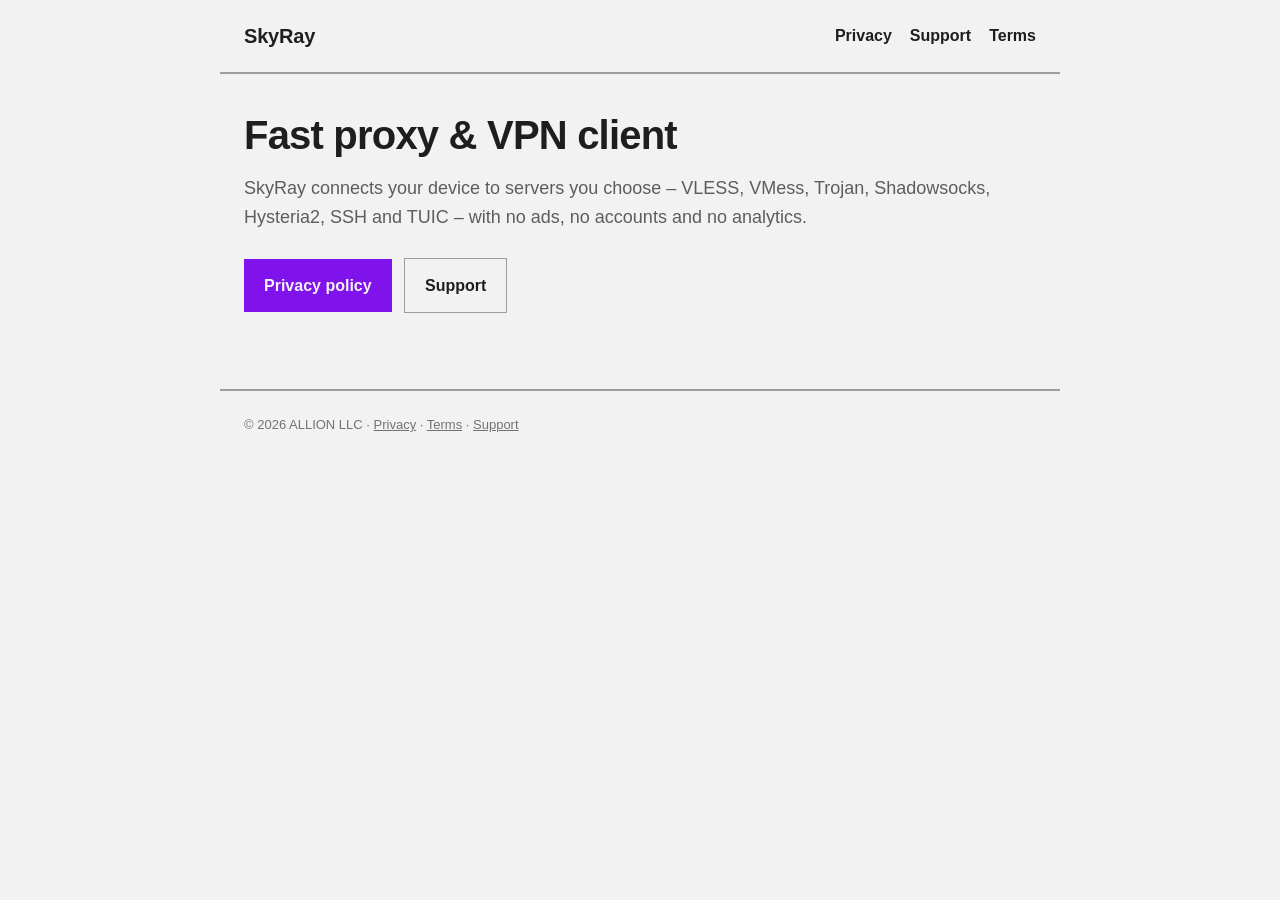
<file: index.html>
<!DOCTYPE html>
<html lang="en">
<head>
<meta charset="utf-8">
<meta name="viewport" content="width=device-width, initial-scale=1">
<title>SkyRay</title>
<meta name="description" content="SkyRay – fast proxy and VPN client for iPhone and iPad. Privacy policy, support and terms.">
<link rel="stylesheet" href="style.css">
</head>
<body>
<header><span class="brand">SkyRay</span><nav><a href="privacy.html">Privacy</a><a href="support.html">Support</a><a href="terms.html">Terms</a></nav></header>
<main>
<h1>Fast proxy &amp; VPN client</h1>
<p class="lead">SkyRay connects your device to servers you choose – VLESS, VMess, Trojan, Shadowsocks, Hysteria2, SSH and TUIC – with no ads, no accounts and no analytics.</p>
<p><a class="btn" href="privacy.html">Privacy policy</a> <a class="btn secondary" href="support.html">Support</a></p>
</main>
<footer>© 2026 ALLION LLC · <a href="privacy.html">Privacy</a> · <a href="terms.html">Terms</a> · <a href="support.html">Support</a></footer>
</body>
</html>
</file>
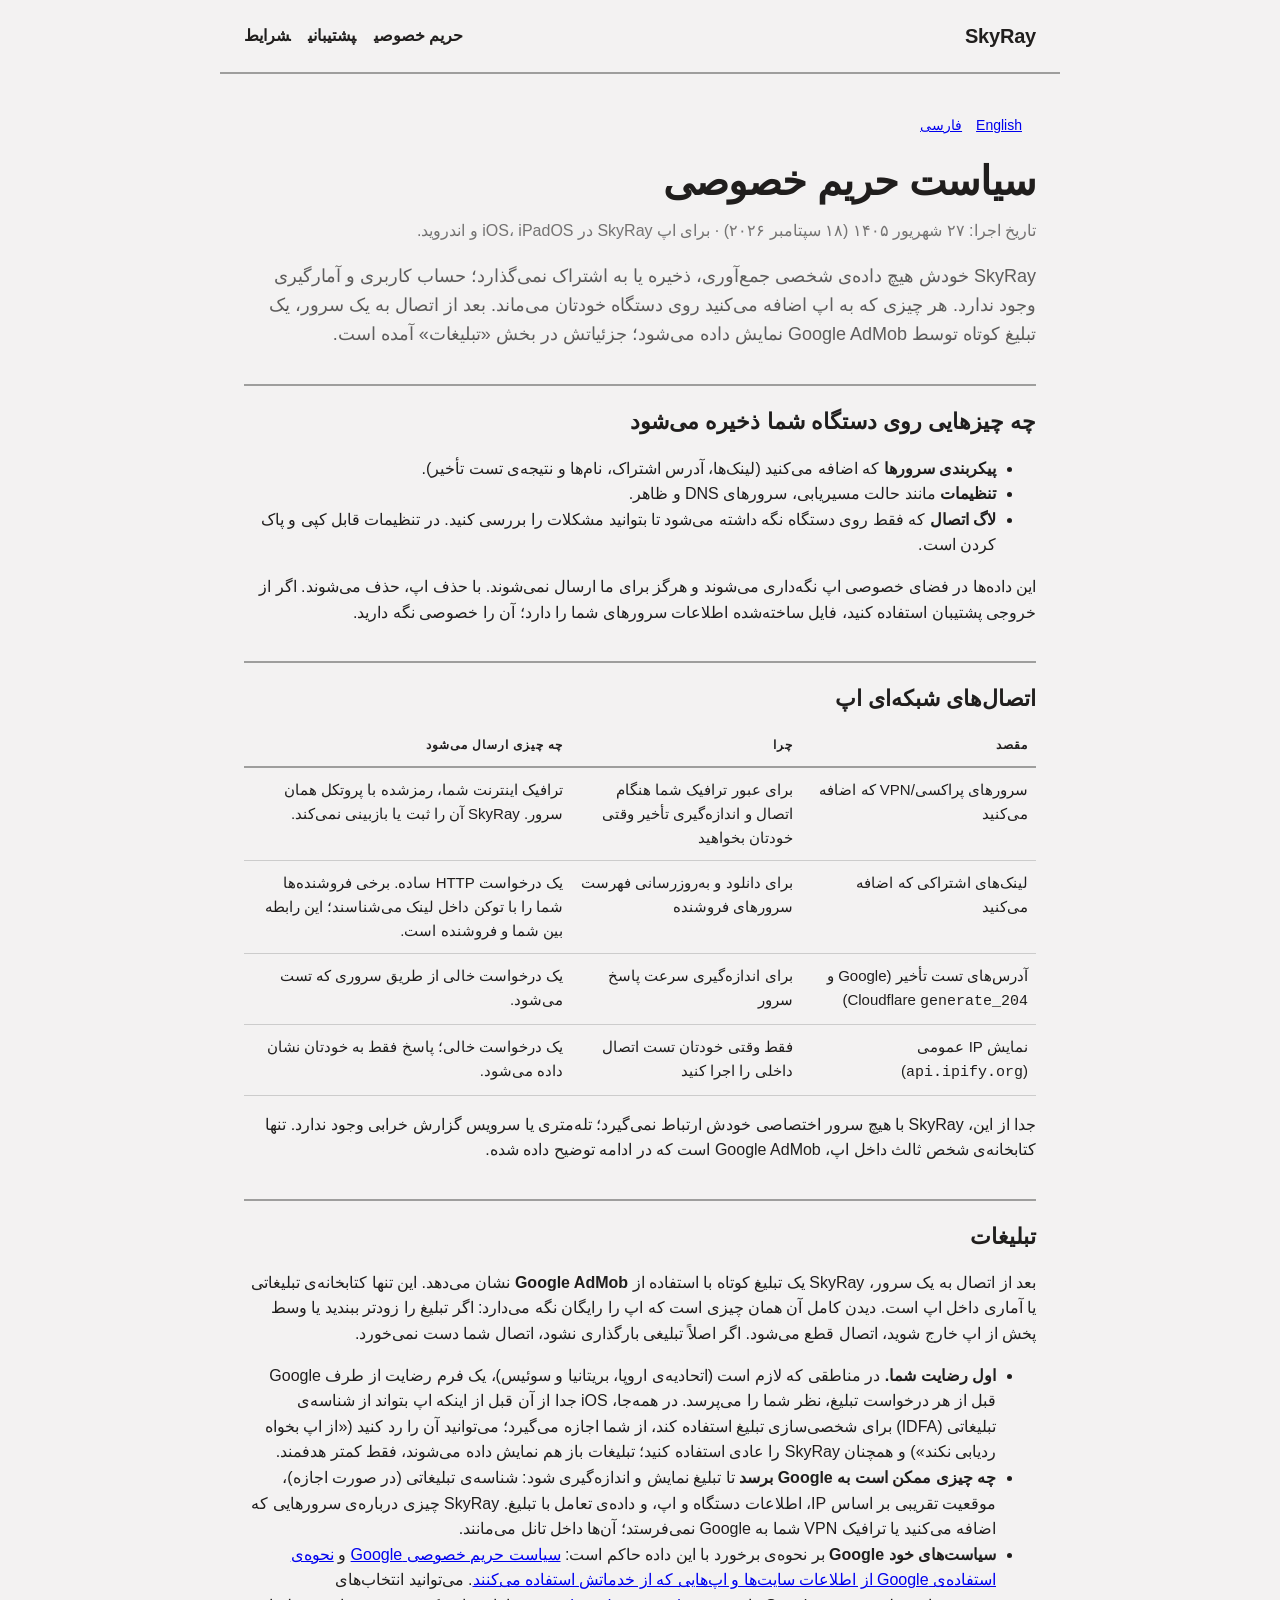
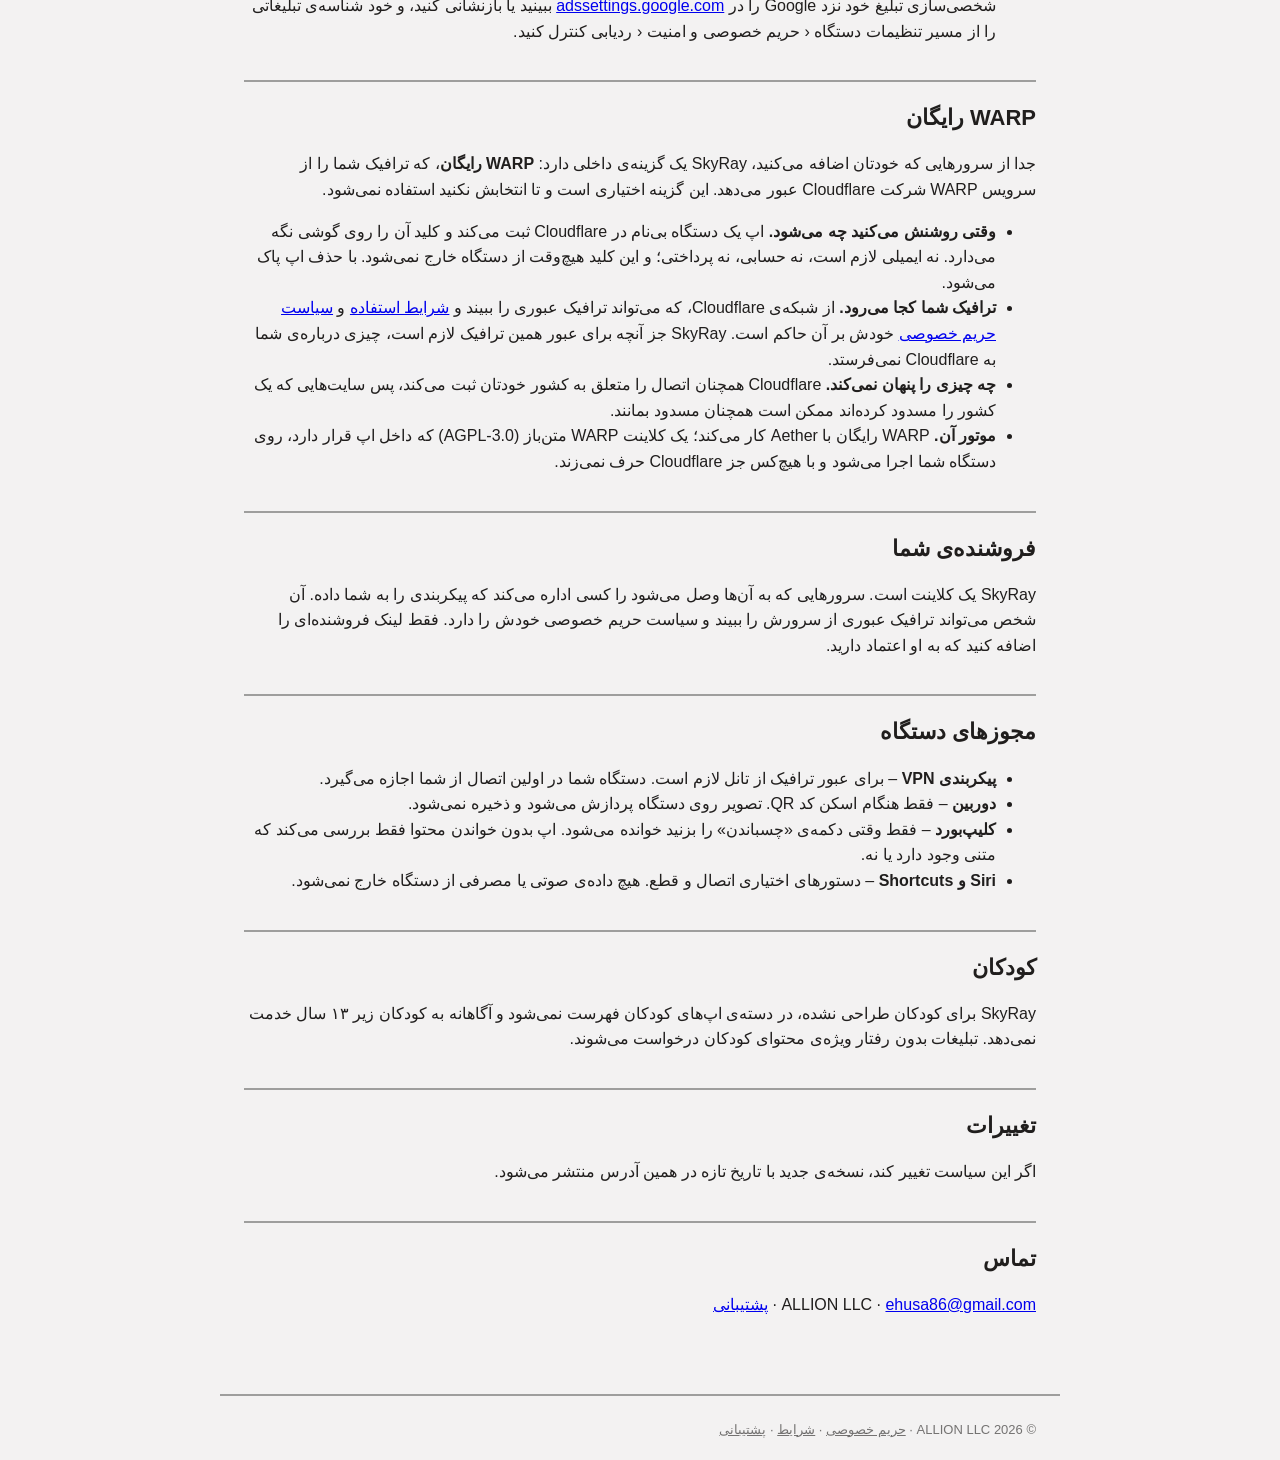
<file: privacy-fa.html>
<!DOCTYPE html>
<html lang="fa" dir="rtl">
<head>
<meta charset="utf-8"><meta name="viewport" content="width=device-width, initial-scale=1">
<title>SkyRay – سیاست حریم خصوصی</title>
<link rel="stylesheet" href="style.css">
</head>
<body>
<header><span class="brand">SkyRay</span><nav><a href="privacy-fa.html">حریم خصوصی</a><a href="support.html">پشتیبانی</a><a href="terms.html">شرایط</a></nav></header>
<main>
<p class="lang"><a href="privacy.html">English</a><a href="privacy-fa.html">فارسی</a></p>
<h1>سیاست حریم خصوصی</h1>
<p class="muted">تاریخ اجرا: ۲۷ شهریور ۱۴۰۵ (۱۸ سپتامبر ۲۰۲۶) · برای اپ SkyRay در iOS، iPadOS و اندروید.</p>

<p class="lead">SkyRay خودش هیچ داده‌ی شخصی جمع‌آوری، ذخیره یا به اشتراک نمی‌گذارد؛ حساب کاربری و آمارگیری وجود ندارد. هر چیزی که به اپ اضافه می‌کنید روی دستگاه خودتان می‌ماند. بعد از اتصال به یک سرور، یک تبلیغ کوتاه توسط Google AdMob نمایش داده می‌شود؛ جزئیاتش در بخش «تبلیغات» آمده است.</p>

<h2>چه چیزهایی روی دستگاه شما ذخیره می‌شود</h2>
<ul>
<li><strong>پیکربندی سرورها</strong> که اضافه می‌کنید (لینک‌ها، آدرس اشتراک، نام‌ها و نتیجه‌ی تست تأخیر).</li>
<li><strong>تنظیمات</strong> مانند حالت مسیریابی، سرورهای DNS و ظاهر.</li>
<li><strong>لاگ اتصال</strong> که فقط روی دستگاه نگه داشته می‌شود تا بتوانید مشکلات را بررسی کنید. در تنظیمات قابل کپی و پاک کردن است.</li>
</ul>
<p>این داده‌ها در فضای خصوصی اپ نگه‌داری می‌شوند و هرگز برای ما ارسال نمی‌شوند. با حذف اپ، حذف می‌شوند. اگر از خروجی پشتیبان استفاده کنید، فایل ساخته‌شده اطلاعات سرورهای شما را دارد؛ آن را خصوصی نگه دارید.</p>

<h2>اتصال‌های شبکه‌ای اپ</h2>
<table>
<tr><th>مقصد</th><th>چرا</th><th>چه چیزی ارسال می‌شود</th></tr>
<tr><td>سرورهای پراکسی/VPN که اضافه می‌کنید</td><td>برای عبور ترافیک شما هنگام اتصال و اندازه‌گیری تأخیر وقتی خودتان بخواهید</td><td>ترافیک اینترنت شما، رمزشده با پروتکل همان سرور. SkyRay آن را ثبت یا بازبینی نمی‌کند.</td></tr>
<tr><td>لینک‌های اشتراکی که اضافه می‌کنید</td><td>برای دانلود و به‌روزرسانی فهرست سرورهای فروشنده</td><td>یک درخواست HTTP ساده. برخی فروشنده‌ها شما را با توکن داخل لینک می‌شناسند؛ این رابطه بین شما و فروشنده است.</td></tr>
<tr><td>آدرس‌های تست تأخیر (Google و Cloudflare <code>generate_204</code>)</td><td>برای اندازه‌گیری سرعت پاسخ سرور</td><td>یک درخواست خالی از طریق سروری که تست می‌شود.</td></tr>
<tr><td>نمایش IP عمومی (<code>api.ipify.org</code>)</td><td>فقط وقتی خودتان تست اتصال داخلی را اجرا کنید</td><td>یک درخواست خالی؛ پاسخ فقط به خودتان نشان داده می‌شود.</td></tr>
</table>
<p>جدا از این، SkyRay با هیچ سرور اختصاصی خودش ارتباط نمی‌گیرد؛ تله‌متری یا سرویس گزارش خرابی وجود ندارد. تنها کتابخانه‌ی شخص ثالث داخل اپ، Google AdMob است که در ادامه توضیح داده شده.</p>

<h2>تبلیغات</h2>
<p>بعد از اتصال به یک سرور، SkyRay یک تبلیغ کوتاه با استفاده از <strong>Google AdMob</strong> نشان می‌دهد. این تنها کتابخانه‌ی تبلیغاتی یا آماری داخل اپ است. دیدن کامل آن همان چیزی است که اپ را رایگان نگه می‌دارد: اگر تبلیغ را زودتر ببندید یا وسط پخش از اپ خارج شوید، اتصال قطع می‌شود. اگر اصلاً تبلیغی بارگذاری نشود، اتصال شما دست نمی‌خورد.</p>
<ul>
<li><strong>اول رضایت شما.</strong> در مناطقی که لازم است (اتحادیه‌ی اروپا، بریتانیا و سوئیس)، یک فرم رضایت از طرف Google قبل از هر درخواست تبلیغ، نظر شما را می‌پرسد. در همه‌جا، iOS جدا از آن قبل از اینکه اپ بتواند از شناسه‌ی تبلیغاتی (IDFA) برای شخصی‌سازی تبلیغ استفاده کند، از شما اجازه می‌گیرد؛ می‌توانید آن را رد کنید («از اپ بخواه ردیابی نکند») و همچنان SkyRay را عادی استفاده کنید؛ تبلیغات باز هم نمایش داده می‌شوند، فقط کمتر هدفمند.</li>
<li><strong>چه چیزی ممکن است به Google برسد</strong> تا تبلیغ نمایش و اندازه‌گیری شود: شناسه‌ی تبلیغاتی (در صورت اجازه)، موقعیت تقریبی بر اساس IP، اطلاعات دستگاه و اپ، و داده‌ی تعامل با تبلیغ. SkyRay چیزی درباره‌ی سرورهایی که اضافه می‌کنید یا ترافیک VPN شما به Google نمی‌فرستد؛ آن‌ها داخل تانل می‌مانند.</li>
<li><strong>سیاست‌های خود Google</strong> بر نحوه‌ی برخورد با این داده حاکم است: <a href="https://policies.google.com/privacy">سیاست حریم خصوصی Google</a> و <a href="https://policies.google.com/technologies/ads">نحوه‌ی استفاده‌ی Google از اطلاعات سایت‌ها و اپ‌هایی که از خدماتش استفاده می‌کنند</a>. می‌توانید انتخاب‌های شخصی‌سازی تبلیغ خود نزد Google را در <a href="https://adssettings.google.com">adssettings.google.com</a> ببینید یا بازنشانی کنید، و خود شناسه‌ی تبلیغاتی را از مسیر تنظیمات دستگاه ‹ حریم خصوصی و امنیت ‹ ردیابی کنترل کنید.</li>
</ul>

<h2>WARP رایگان</h2>
<p>جدا از سرورهایی که خودتان اضافه می‌کنید، SkyRay یک گزینه‌ی داخلی دارد: <strong>WARP رایگان</strong>، که ترافیک شما را از سرویس WARP شرکت Cloudflare عبور می‌دهد. این گزینه اختیاری است و تا انتخابش نکنید استفاده نمی‌شود.</p>
<ul>
<li><strong>وقتی روشنش می‌کنید چه می‌شود.</strong> اپ یک دستگاه بی‌نام در Cloudflare ثبت می‌کند و کلید آن را روی گوشی نگه می‌دارد. نه ایمیلی لازم است، نه حسابی، نه پرداختی؛ و این کلید هیچ‌وقت از دستگاه خارج نمی‌شود. با حذف اپ پاک می‌شود.</li>
<li><strong>ترافیک شما کجا می‌رود.</strong> از شبکه‌ی Cloudflare، که می‌تواند ترافیک عبوری را ببیند و <a href="https://www.cloudflare.com/application/terms/">شرایط استفاده</a> و <a href="https://www.cloudflare.com/application/privacypolicy/">سیاست حریم خصوصی</a> خودش بر آن حاکم است. SkyRay جز آنچه برای عبور همین ترافیک لازم است، چیزی درباره‌ی شما به Cloudflare نمی‌فرستد.</li>
<li><strong>چه چیزی را پنهان نمی‌کند.</strong> Cloudflare همچنان اتصال را متعلق به کشور خودتان ثبت می‌کند، پس سایت‌هایی که یک کشور را مسدود کرده‌اند ممکن است همچنان مسدود بمانند.</li>
<li><strong>موتور آن.</strong> WARP رایگان با Aether کار می‌کند؛ یک کلاینت WARP متن‌باز (AGPL-3.0) که داخل اپ قرار دارد، روی دستگاه شما اجرا می‌شود و با هیچ‌کس جز Cloudflare حرف نمی‌زند.</li>
</ul>

<h2>فروشنده‌ی شما</h2>
<p>SkyRay یک کلاینت است. سرورهایی که به آن‌ها وصل می‌شود را کسی اداره می‌کند که پیکربندی را به شما داده. آن شخص می‌تواند ترافیک عبوری از سرورش را ببیند و سیاست حریم خصوصی خودش را دارد. فقط لینک فروشنده‌ای را اضافه کنید که به او اعتماد دارید.</p>

<h2>مجوزهای دستگاه</h2>
<ul>
<li><strong>پیکربندی VPN</strong> – برای عبور ترافیک از تانل لازم است. دستگاه شما در اولین اتصال از شما اجازه می‌گیرد.</li>
<li><strong>دوربین</strong> – فقط هنگام اسکن کد QR. تصویر روی دستگاه پردازش می‌شود و ذخیره نمی‌شود.</li>
<li><strong>کلیپ‌بورد</strong> – فقط وقتی دکمه‌ی «چسباندن» را بزنید خوانده می‌شود. اپ بدون خواندن محتوا فقط بررسی می‌کند که متنی وجود دارد یا نه.</li>
<li><strong>Siri و Shortcuts</strong> – دستورهای اختیاری اتصال و قطع. هیچ داده‌ی صوتی یا مصرفی از دستگاه خارج نمی‌شود.</li>
</ul>

<h2>کودکان</h2>
<p>SkyRay برای کودکان طراحی نشده، در دسته‌ی اپ‌های کودکان فهرست نمی‌شود و آگاهانه به کودکان زیر ۱۳ سال خدمت نمی‌دهد. تبلیغات بدون رفتار ویژه‌ی محتوای کودکان درخواست می‌شوند.</p>

<h2>تغییرات</h2>
<p>اگر این سیاست تغییر کند، نسخه‌ی جدید با تاریخ تازه در همین آدرس منتشر می‌شود.</p>

<h2>تماس</h2>
<p>ALLION LLC · <a href="mailto:ehusa86@gmail.com">ehusa86@gmail.com</a> · <a href="support.html">پشتیبانی</a></p>
</main>
<footer>© 2026 ALLION LLC · <a href="privacy-fa.html">حریم خصوصی</a> · <a href="terms.html">شرایط</a> · <a href="support.html">پشتیبانی</a></footer>
</body>
</html>
</file>
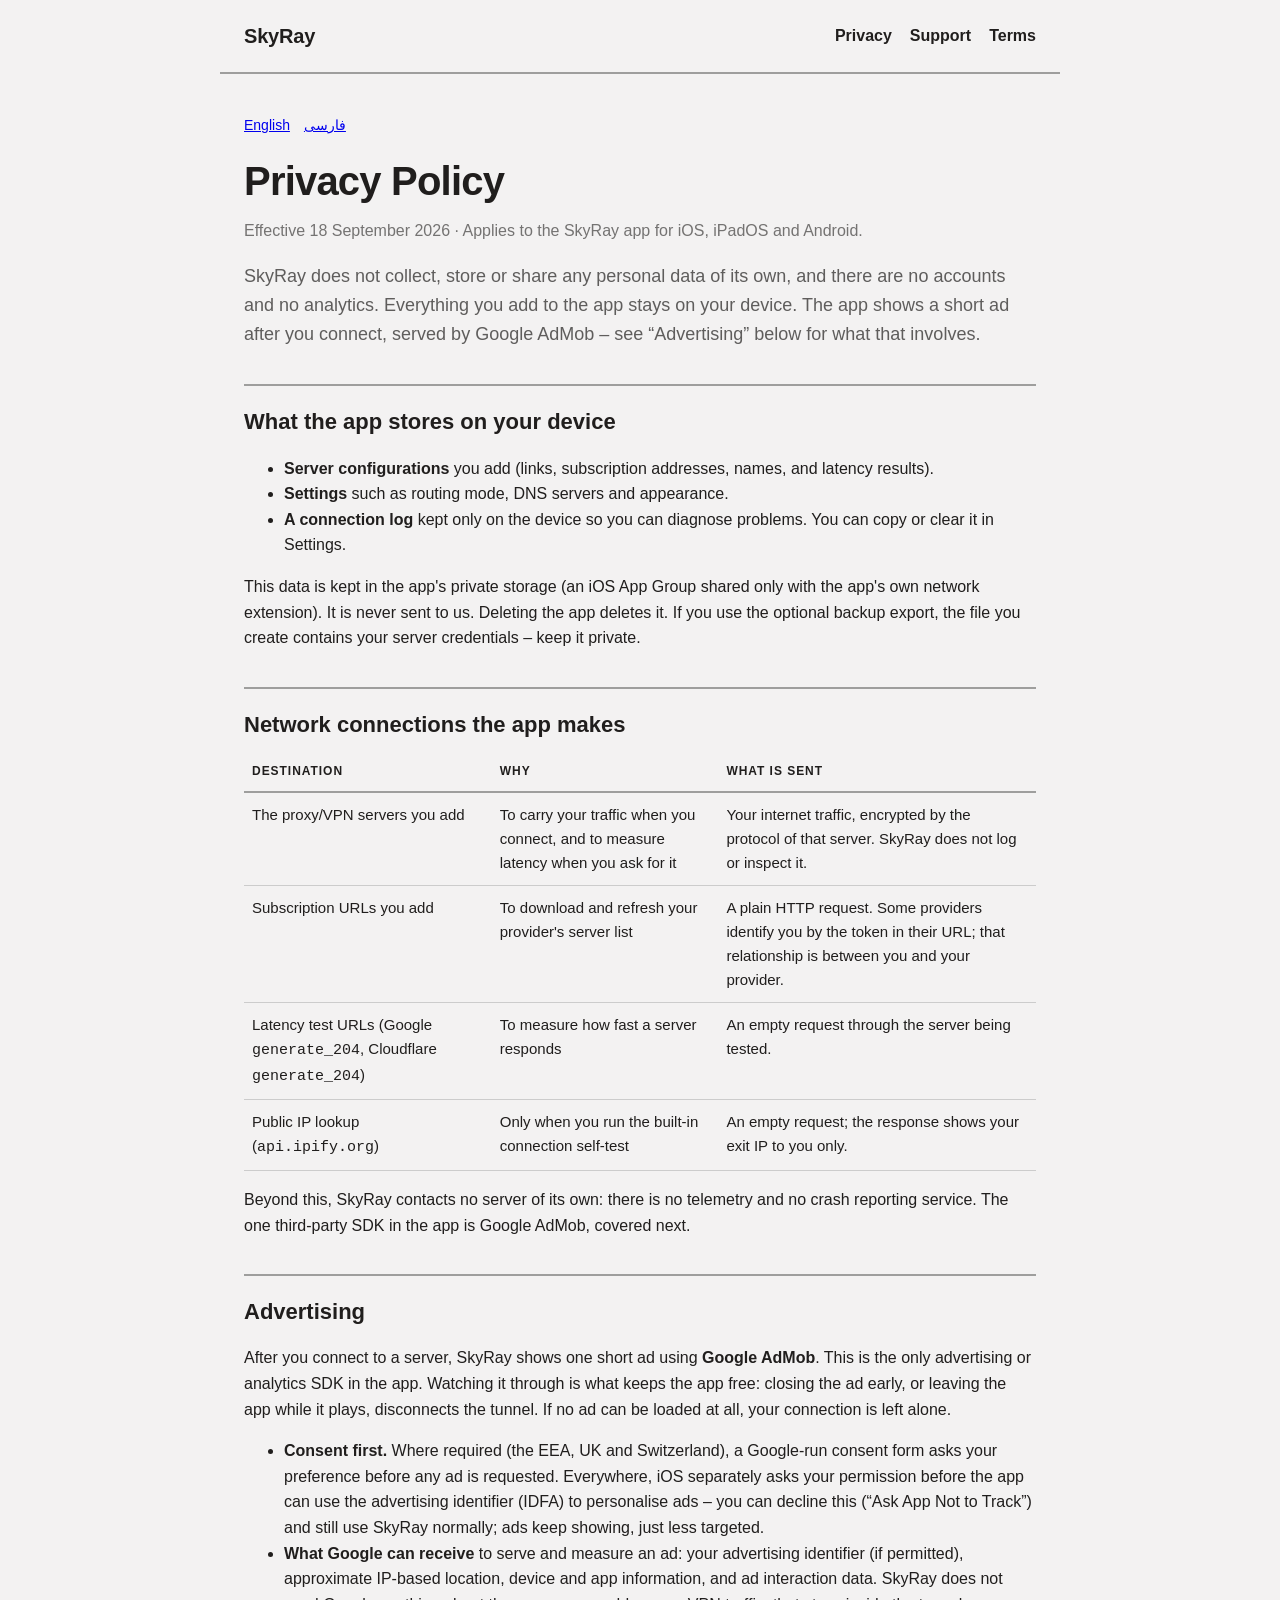
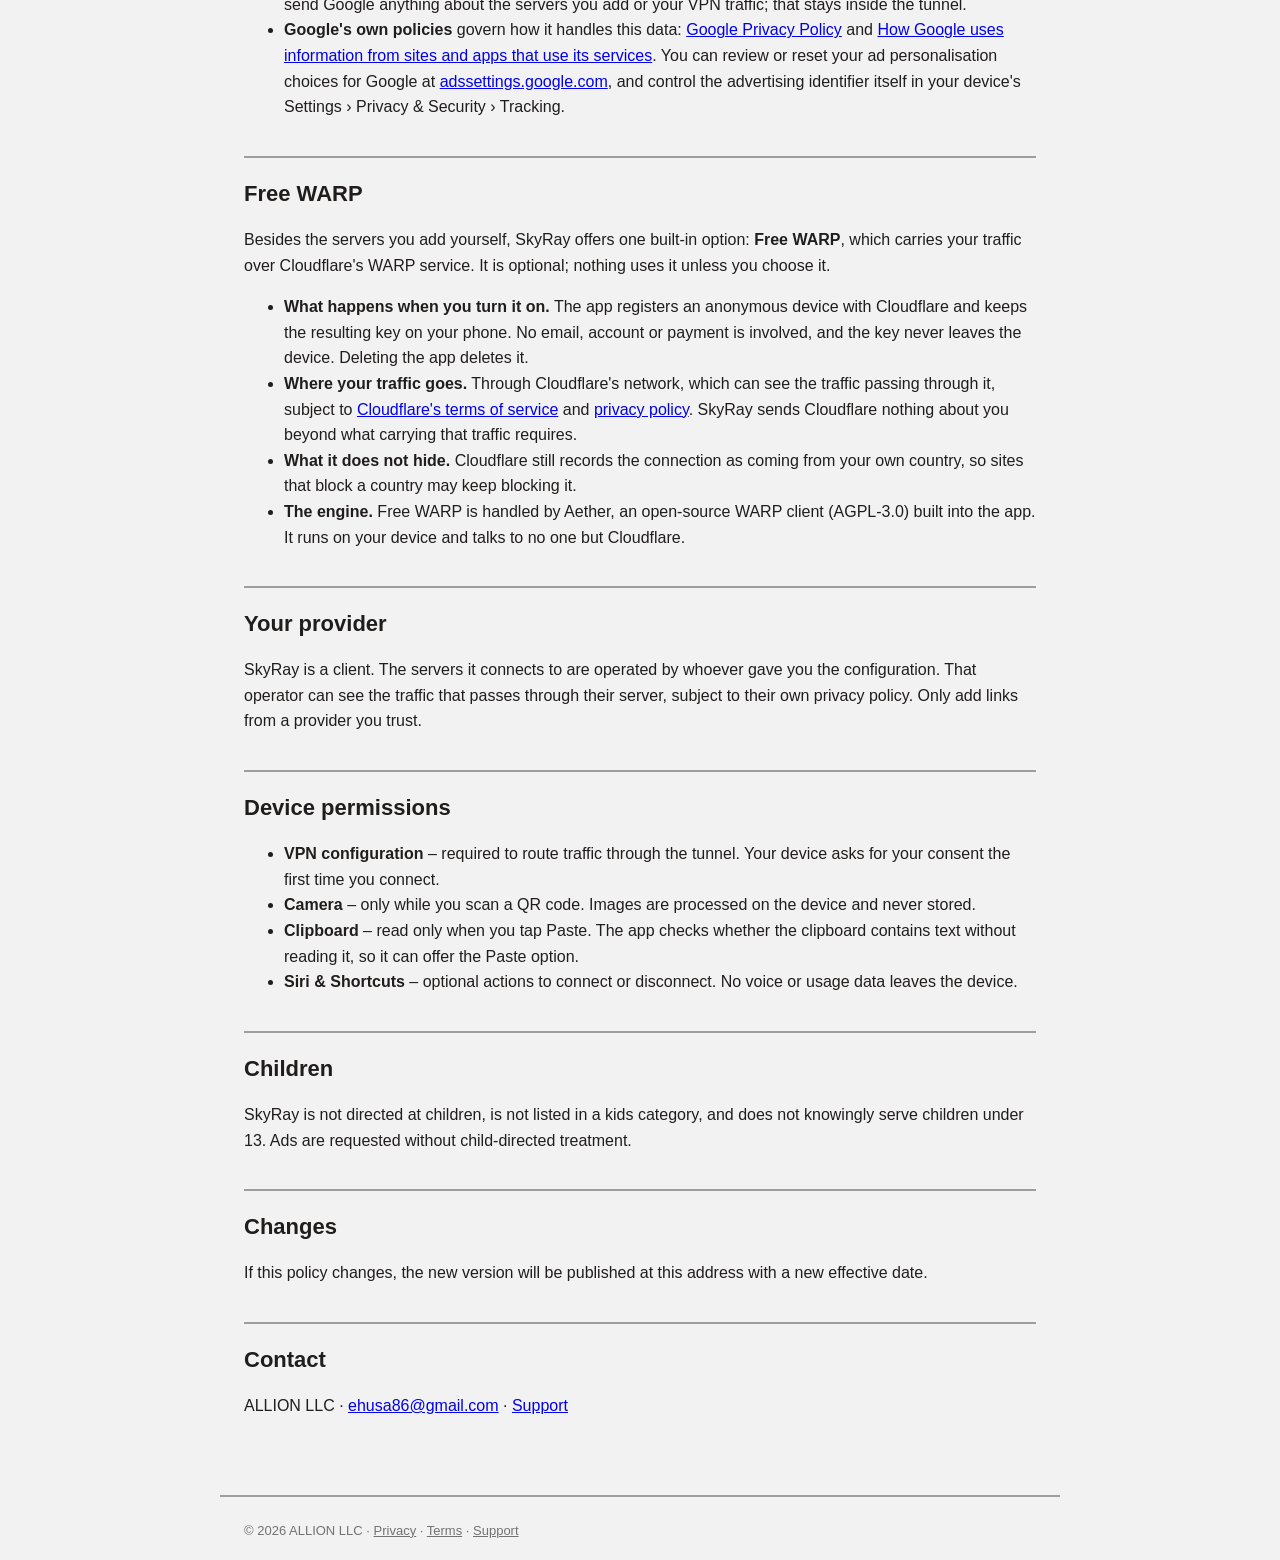
<file: privacy.html>
<!DOCTYPE html>
<html lang="en">
<head>
<meta charset="utf-8"><meta name="viewport" content="width=device-width, initial-scale=1">
<title>SkyRay – Privacy Policy</title>
<link rel="stylesheet" href="style.css">
</head>
<body>
<header><span class="brand">SkyRay</span><nav><a href="privacy.html">Privacy</a><a href="support.html">Support</a><a href="terms.html">Terms</a></nav></header>
<main>
<p class="lang"><a href="privacy.html">English</a><a href="privacy-fa.html">فارسی</a></p>
<h1>Privacy Policy</h1>
<p class="muted">Effective 18 September 2026 · Applies to the SkyRay app for iOS, iPadOS and Android.</p>

<p class="lead">SkyRay does not collect, store or share any personal data of its own, and there are no accounts and no analytics. Everything you add to the app stays on your device. The app shows a short ad after you connect, served by Google AdMob &ndash; see &ldquo;Advertising&rdquo; below for what that involves.</p>

<h2>What the app stores on your device</h2>
<ul>
<li><strong>Server configurations</strong> you add (links, subscription addresses, names, and latency results).</li>
<li><strong>Settings</strong> such as routing mode, DNS servers and appearance.</li>
<li><strong>A connection log</strong> kept only on the device so you can diagnose problems. You can copy or clear it in Settings.</li>
</ul>
<p>This data is kept in the app's private storage (an iOS App Group shared only with the app's own network extension). It is never sent to us. Deleting the app deletes it. If you use the optional backup export, the file you create contains your server credentials – keep it private.</p>

<h2>Network connections the app makes</h2>
<table>
<tr><th>Destination</th><th>Why</th><th>What is sent</th></tr>
<tr><td>The proxy/VPN servers you add</td><td>To carry your traffic when you connect, and to measure latency when you ask for it</td><td>Your internet traffic, encrypted by the protocol of that server. SkyRay does not log or inspect it.</td></tr>
<tr><td>Subscription URLs you add</td><td>To download and refresh your provider's server list</td><td>A plain HTTP request. Some providers identify you by the token in their URL; that relationship is between you and your provider.</td></tr>
<tr><td>Latency test URLs (Google <code>generate_204</code>, Cloudflare <code>generate_204</code>)</td><td>To measure how fast a server responds</td><td>An empty request through the server being tested.</td></tr>
<tr><td>Public IP lookup (<code>api.ipify.org</code>)</td><td>Only when you run the built-in connection self-test</td><td>An empty request; the response shows your exit IP to you only.</td></tr>
</table>
<p>Beyond this, SkyRay contacts no server of its own: there is no telemetry and no crash reporting service. The one third-party SDK in the app is Google AdMob, covered next.</p>

<h2>Advertising</h2>
<p>After you connect to a server, SkyRay shows one short ad using <strong>Google AdMob</strong>. This is the only advertising or analytics SDK in the app. Watching it through is what keeps the app free: closing the ad early, or leaving the app while it plays, disconnects the tunnel. If no ad can be loaded at all, your connection is left alone.</p>
<ul>
<li><strong>Consent first.</strong> Where required (the EEA, UK and Switzerland), a Google-run consent form asks your preference before any ad is requested. Everywhere, iOS separately asks your permission before the app can use the advertising identifier (IDFA) to personalise ads &ndash; you can decline this (&ldquo;Ask App Not to Track&rdquo;) and still use SkyRay normally; ads keep showing, just less targeted.</li>
<li><strong>What Google can receive</strong> to serve and measure an ad: your advertising identifier (if permitted), approximate IP-based location, device and app information, and ad interaction data. SkyRay does not send Google anything about the servers you add or your VPN traffic; that stays inside the tunnel.</li>
<li><strong>Google's own policies</strong> govern how it handles this data: <a href="https://policies.google.com/privacy">Google Privacy Policy</a> and <a href="https://policies.google.com/technologies/ads">How Google uses information from sites and apps that use its services</a>. You can review or reset your ad personalisation choices for Google at <a href="https://adssettings.google.com">adssettings.google.com</a>, and control the advertising identifier itself in your device's Settings &rsaquo; Privacy &amp; Security &rsaquo; Tracking.</li>
</ul>

<h2>Free WARP</h2>
<p>Besides the servers you add yourself, SkyRay offers one built-in option: <strong>Free WARP</strong>, which carries your traffic over Cloudflare's WARP service. It is optional; nothing uses it unless you choose it.</p>
<ul>
<li><strong>What happens when you turn it on.</strong> The app registers an anonymous device with Cloudflare and keeps the resulting key on your phone. No email, account or payment is involved, and the key never leaves the device. Deleting the app deletes it.</li>
<li><strong>Where your traffic goes.</strong> Through Cloudflare's network, which can see the traffic passing through it, subject to <a href="https://www.cloudflare.com/application/terms/">Cloudflare's terms of service</a> and <a href="https://www.cloudflare.com/application/privacypolicy/">privacy policy</a>. SkyRay sends Cloudflare nothing about you beyond what carrying that traffic requires.</li>
<li><strong>What it does not hide.</strong> Cloudflare still records the connection as coming from your own country, so sites that block a country may keep blocking it.</li>
<li><strong>The engine.</strong> Free WARP is handled by Aether, an open-source WARP client (AGPL-3.0) built into the app. It runs on your device and talks to no one but Cloudflare.</li>
</ul>

<h2>Your provider</h2>
<p>SkyRay is a client. The servers it connects to are operated by whoever gave you the configuration. That operator can see the traffic that passes through their server, subject to their own privacy policy. Only add links from a provider you trust.</p>

<h2>Device permissions</h2>
<ul>
<li><strong>VPN configuration</strong> – required to route traffic through the tunnel. Your device asks for your consent the first time you connect.</li>
<li><strong>Camera</strong> – only while you scan a QR code. Images are processed on the device and never stored.</li>
<li><strong>Clipboard</strong> – read only when you tap Paste. The app checks whether the clipboard contains text without reading it, so it can offer the Paste option.</li>
<li><strong>Siri &amp; Shortcuts</strong> – optional actions to connect or disconnect. No voice or usage data leaves the device.</li>
</ul>

<h2>Children</h2>
<p>SkyRay is not directed at children, is not listed in a kids category, and does not knowingly serve children under 13. Ads are requested without child-directed treatment.</p>

<h2>Changes</h2>
<p>If this policy changes, the new version will be published at this address with a new effective date.</p>

<h2>Contact</h2>
<p>ALLION LLC · <a href="mailto:ehusa86@gmail.com">ehusa86@gmail.com</a> · <a href="support.html">Support</a></p>
</main>
<footer>© 2026 ALLION LLC · <a href="privacy.html">Privacy</a> · <a href="terms.html">Terms</a> · <a href="support.html">Support</a></footer>
</body>
</html>
</file>
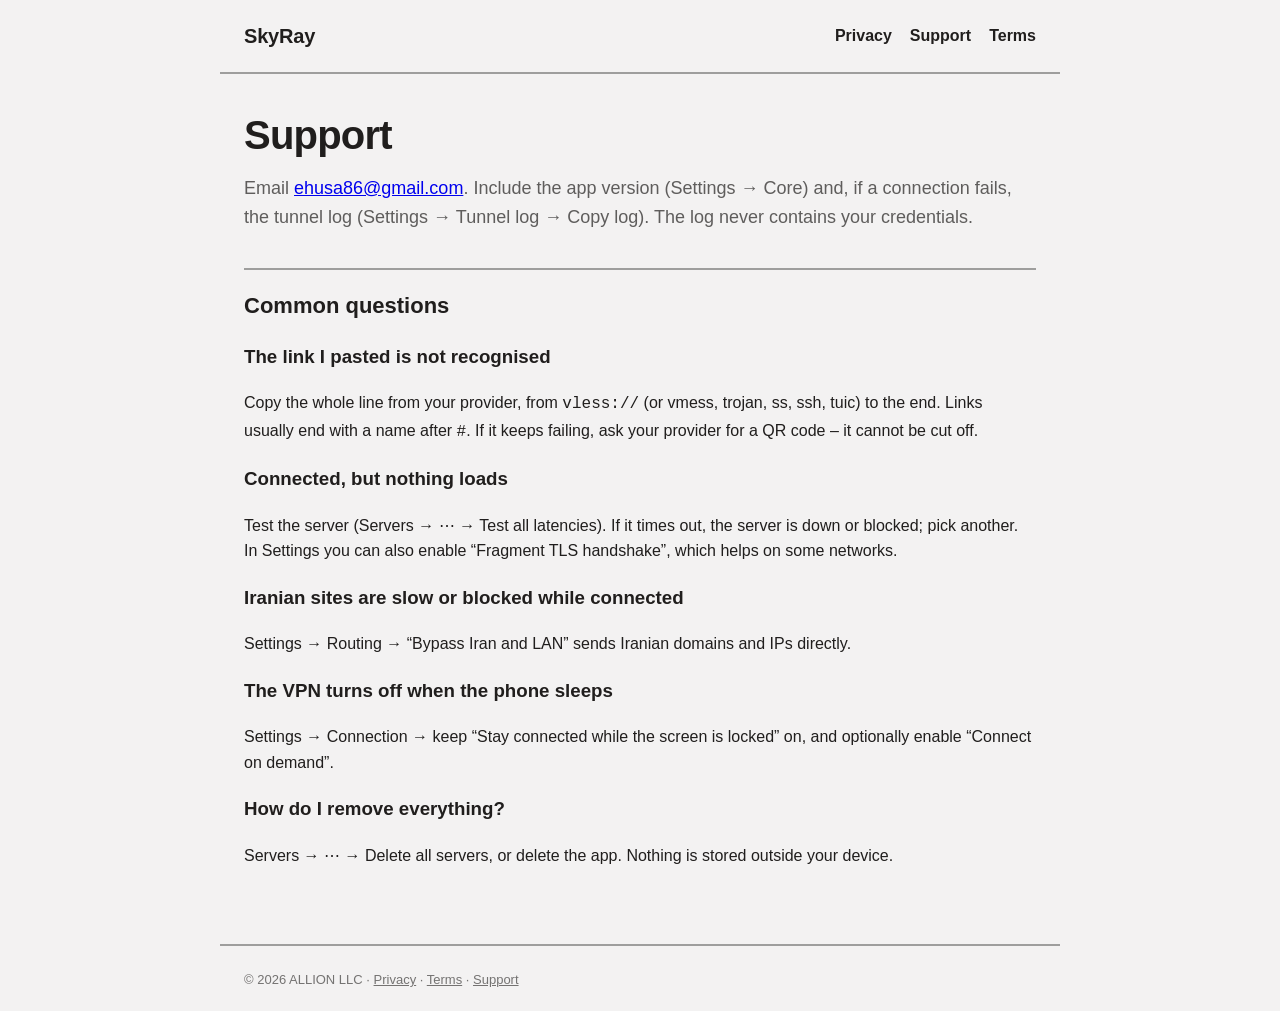
<file: support.html>
<!DOCTYPE html>
<html lang="en">
<head>
<meta charset="utf-8"><meta name="viewport" content="width=device-width, initial-scale=1">
<title>SkyRay – Support</title>
<link rel="stylesheet" href="style.css">
</head>
<body>
<header><span class="brand">SkyRay</span><nav><a href="privacy.html">Privacy</a><a href="support.html">Support</a><a href="terms.html">Terms</a></nav></header>
<main>
<h1>Support</h1>
<p class="lead">Email <a href="mailto:ehusa86@gmail.com">ehusa86@gmail.com</a>. Include the app version (Settings → Core) and, if a connection fails, the tunnel log (Settings → Tunnel log → Copy log). The log never contains your credentials.</p>

<h2>Common questions</h2>
<h3>The link I pasted is not recognised</h3>
<p>Copy the whole line from your provider, from <code>vless://</code> (or vmess, trojan, ss, ssh, tuic) to the end. Links usually end with a name after <code>#</code>. If it keeps failing, ask your provider for a QR code – it cannot be cut off.</p>
<h3>Connected, but nothing loads</h3>
<p>Test the server (Servers → ⋯ → Test all latencies). If it times out, the server is down or blocked; pick another. In Settings you can also enable “Fragment TLS handshake”, which helps on some networks.</p>
<h3>Iranian sites are slow or blocked while connected</h3>
<p>Settings → Routing → “Bypass Iran and LAN” sends Iranian domains and IPs directly.</p>
<h3>The VPN turns off when the phone sleeps</h3>
<p>Settings → Connection → keep “Stay connected while the screen is locked” on, and optionally enable “Connect on demand”.</p>
<h3>How do I remove everything?</h3>
<p>Servers → ⋯ → Delete all servers, or delete the app. Nothing is stored outside your device.</p>
</main>
<footer>© 2026 ALLION LLC · <a href="privacy.html">Privacy</a> · <a href="terms.html">Terms</a> · <a href="support.html">Support</a></footer>
</body>
</html>
</file>
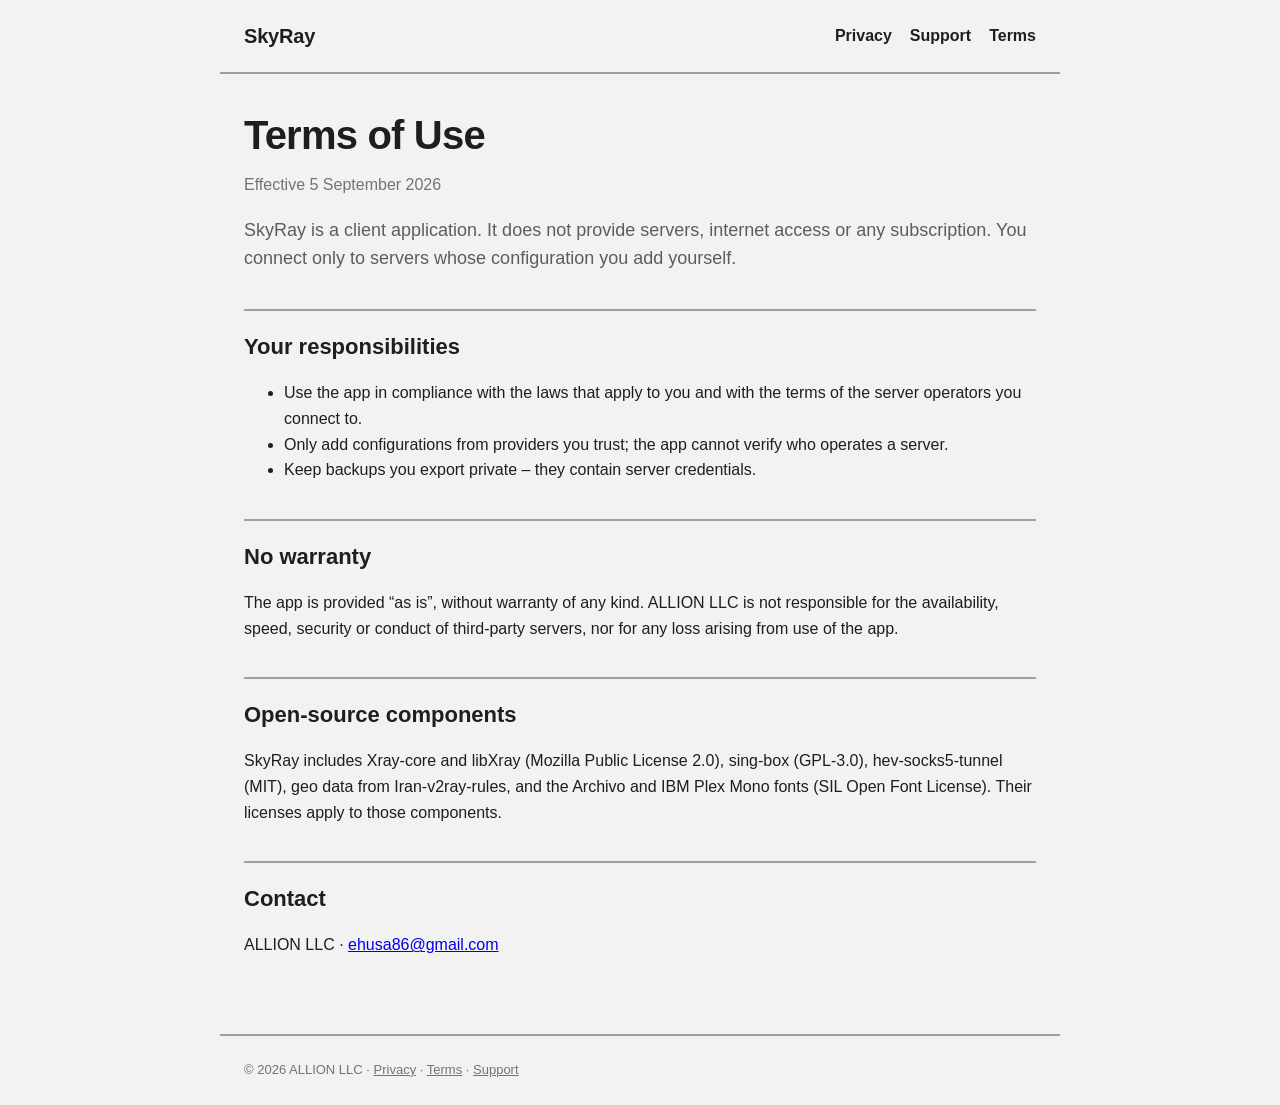
<file: terms.html>
<!DOCTYPE html>
<html lang="en">
<head>
<meta charset="utf-8"><meta name="viewport" content="width=device-width, initial-scale=1">
<title>SkyRay – Terms of Use</title>
<link rel="stylesheet" href="style.css">
</head>
<body>
<header><span class="brand">SkyRay</span><nav><a href="privacy.html">Privacy</a><a href="support.html">Support</a><a href="terms.html">Terms</a></nav></header>
<main>
<h1>Terms of Use</h1>
<p class="muted">Effective 5 September 2026</p>
<p class="lead">SkyRay is a client application. It does not provide servers, internet access or any subscription. You connect only to servers whose configuration you add yourself.</p>
<h2>Your responsibilities</h2>
<ul>
<li>Use the app in compliance with the laws that apply to you and with the terms of the server operators you connect to.</li>
<li>Only add configurations from providers you trust; the app cannot verify who operates a server.</li>
<li>Keep backups you export private – they contain server credentials.</li>
</ul>
<h2>No warranty</h2>
<p>The app is provided “as is”, without warranty of any kind. ALLION LLC is not responsible for the availability, speed, security or conduct of third-party servers, nor for any loss arising from use of the app.</p>
<h2>Open-source components</h2>
<p>SkyRay includes Xray-core and libXray (Mozilla Public License 2.0), sing-box (GPL-3.0), hev-socks5-tunnel (MIT), geo data from Iran-v2ray-rules, and the Archivo and IBM Plex Mono fonts (SIL Open Font License). Their licenses apply to those components.</p>
<h2>Contact</h2>
<p>ALLION LLC · <a href="mailto:ehusa86@gmail.com">ehusa86@gmail.com</a></p>
</main>
<footer>© 2026 ALLION LLC · <a href="privacy.html">Privacy</a> · <a href="terms.html">Terms</a> · <a href="support.html">Support</a></footer>
</body>
</html>
</file>
<file: style.css>
:root{--bg:#f3f2f2;--ink:#201e1d;--accent:#ec3013;--primary:#8013EC;--rule:rgba(32,30,29,.4)}
*{box-sizing:border-box}body{margin:0;background:var(--bg);color:var(--ink);font:16px/1.6 -apple-system,BlinkMacSystemFont,"Segoe UI",Roboto,Helvetica,Arial,sans-serif}
header{display:flex;align-items:center;justify-content:space-between;padding:20px 24px;border-bottom:2px solid var(--rule);max-width:840px;margin:0 auto}
.brand{font-weight:800;font-size:20px;letter-spacing:-.01em}nav a{margin-left:18px;color:var(--ink);text-decoration:none;font-weight:600}nav a:hover{color:var(--accent)}
main{max-width:840px;margin:0 auto;padding:40px 24px 60px}h1{font-size:40px;line-height:1.05;letter-spacing:-.02em;margin:0 0 16px}h2{font-size:22px;margin:36px 0 10px;padding-top:18px;border-top:2px solid var(--rule)}
.lead{font-size:18px;color:rgba(32,30,29,.7)}.btn{display:inline-block;background:var(--primary);color:#f3f2f2;padding:14px 20px;text-decoration:none;font-weight:800;margin:8px 8px 0 0}.btn.secondary{background:none;color:var(--ink);border:1px solid var(--rule)}
footer{max-width:840px;margin:0 auto;padding:24px;border-top:2px solid var(--rule);font-size:13px;color:rgba(32,30,29,.6)}footer a{color:inherit}
table{border-collapse:collapse;width:100%;font-size:15px}th,td{text-align:left;padding:10px 8px;border-bottom:1px solid rgba(32,30,29,.18);vertical-align:top}th{font-size:12px;letter-spacing:.08em;text-transform:uppercase;border-bottom:2px solid var(--rule)}
.muted{color:rgba(32,30,29,.6)}.lang{font-size:14px;margin:0 0 24px}.lang a{margin-right:14px}
[dir=rtl] th,[dir=rtl] td{text-align:right}[dir=rtl] nav a{margin-left:0;margin-right:18px}
</file>
